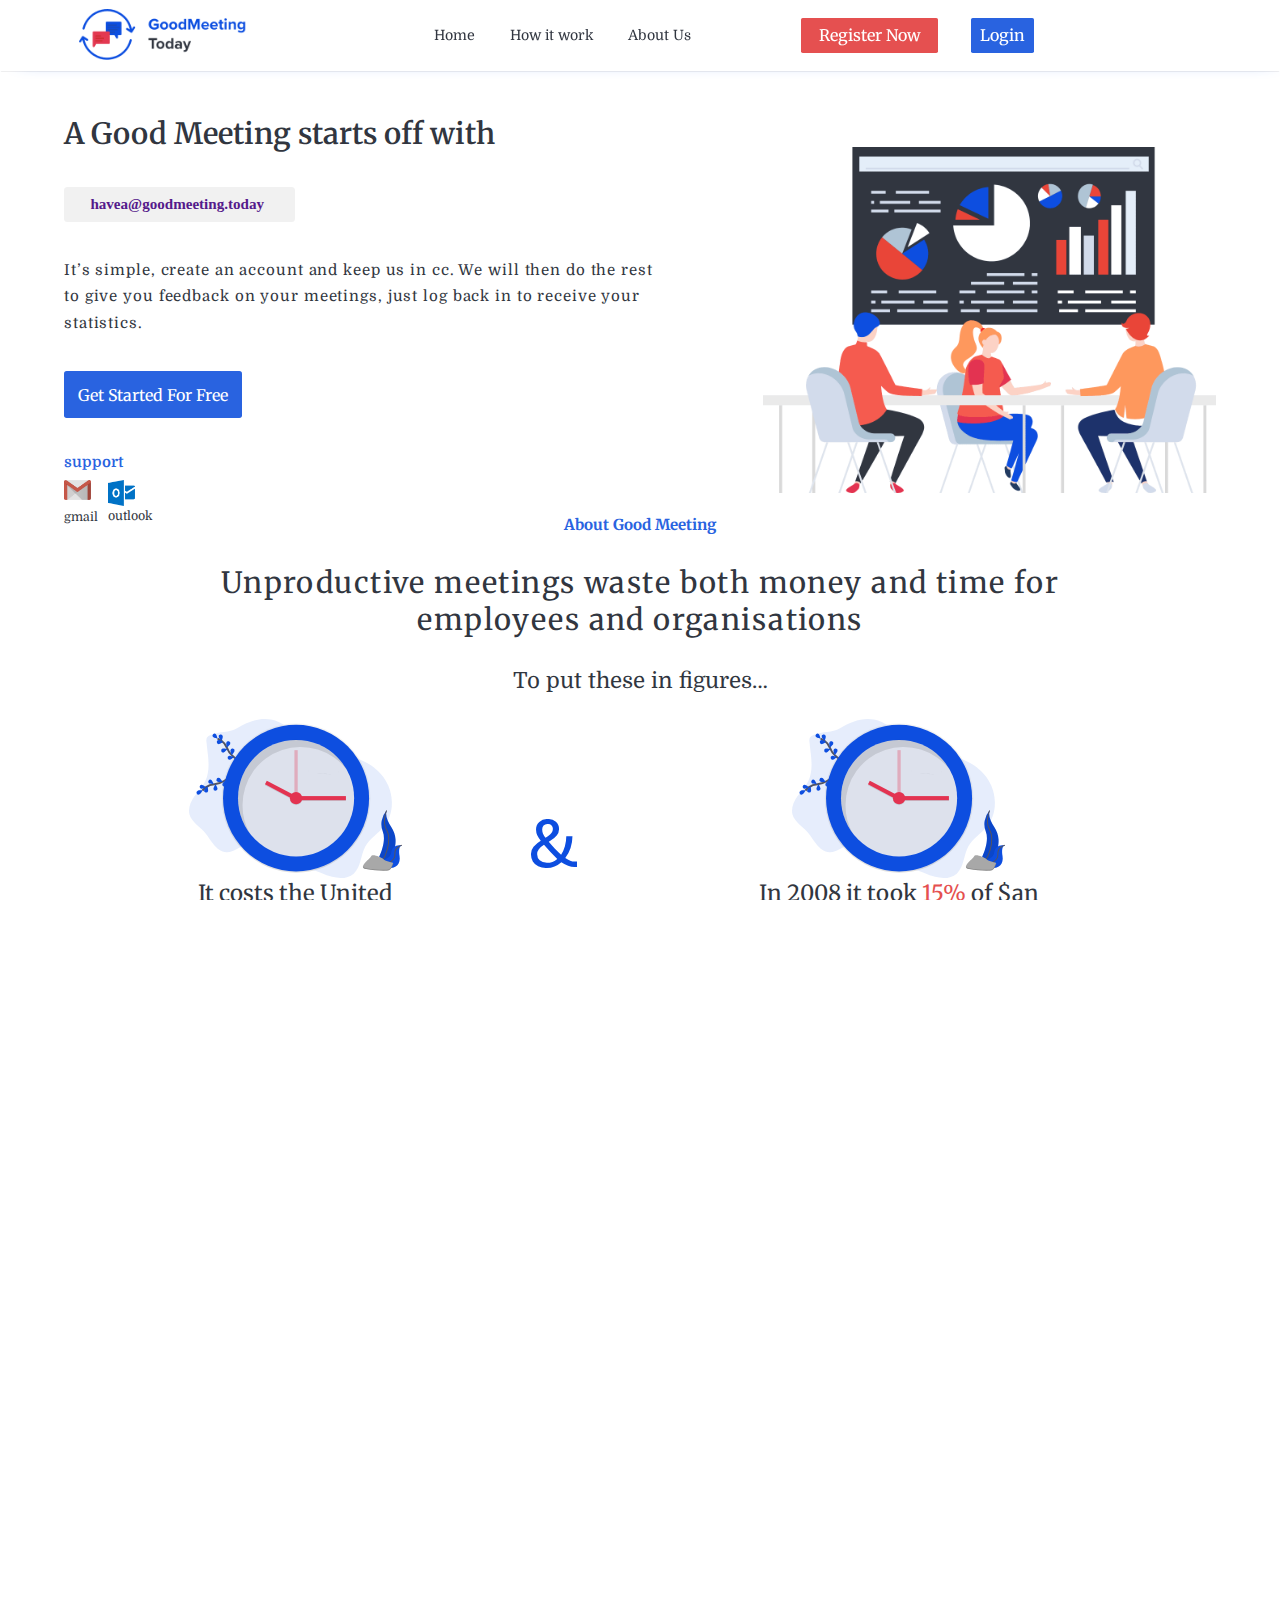
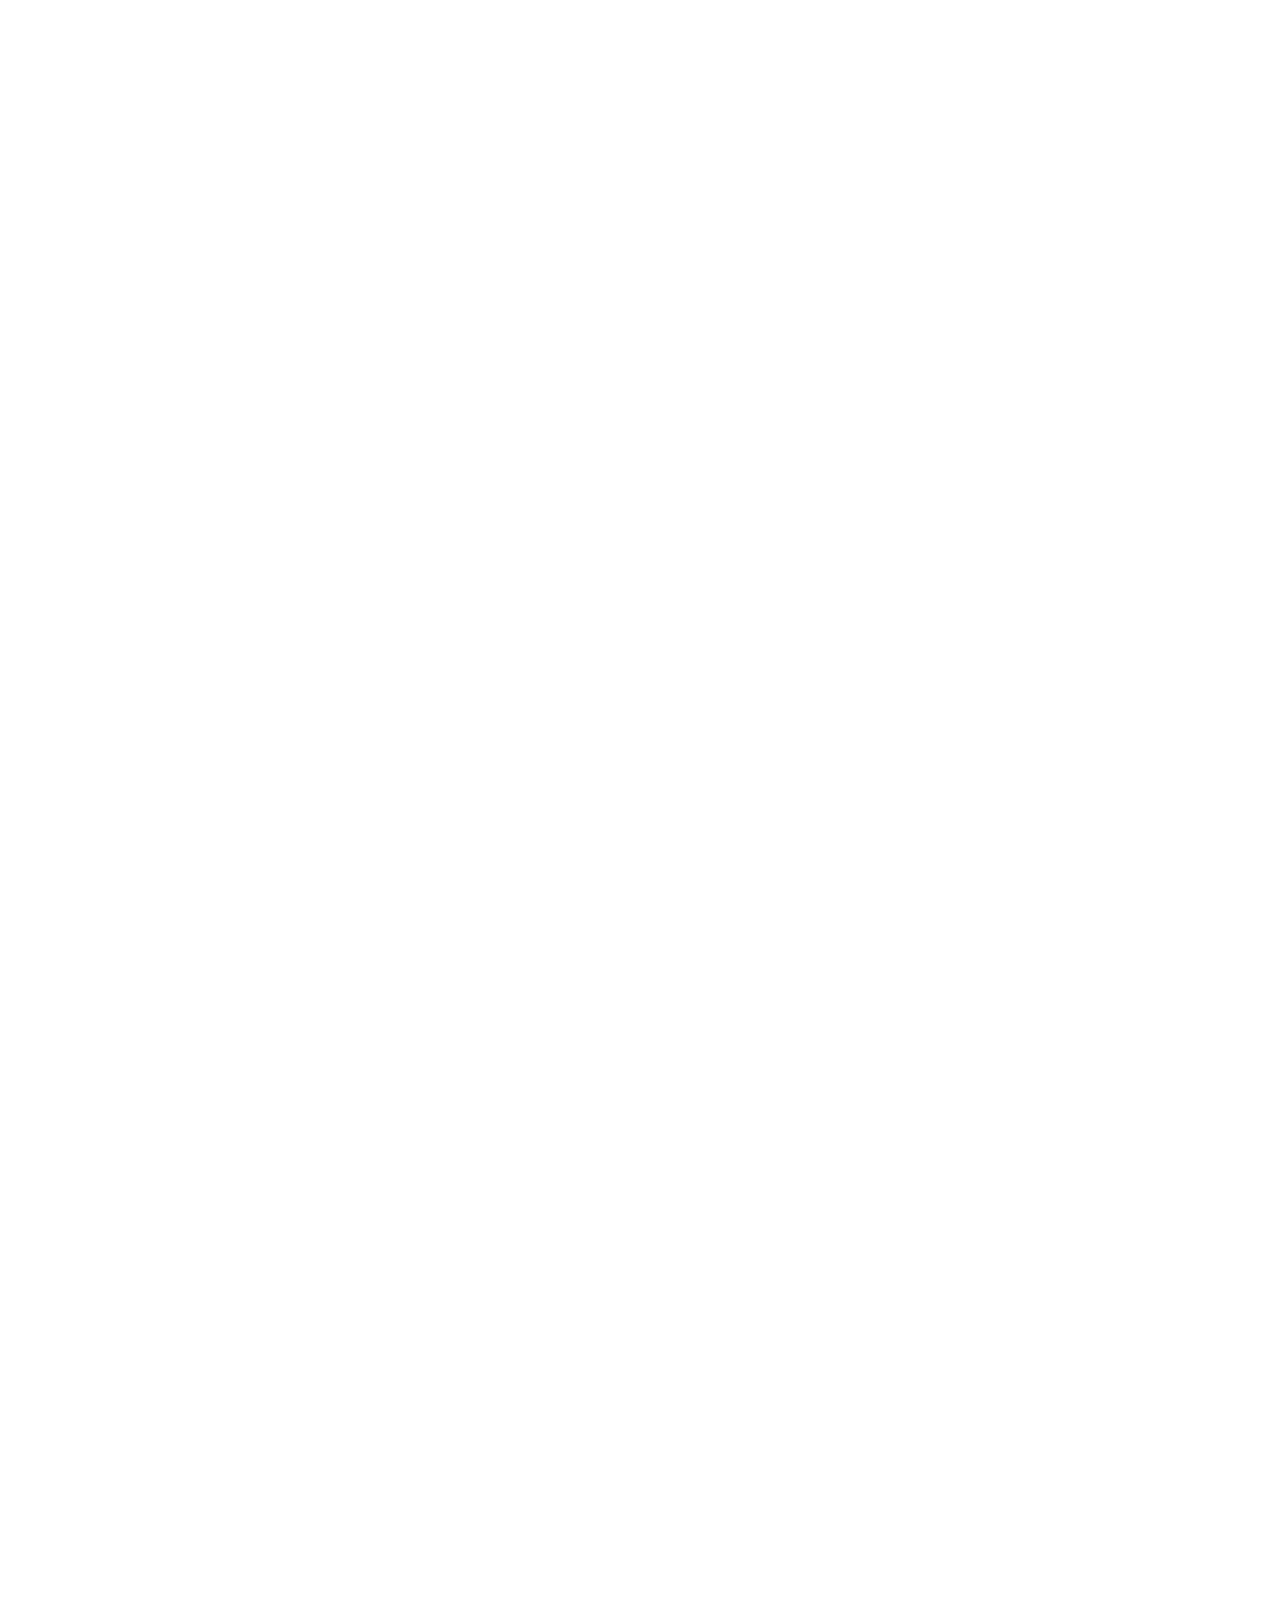
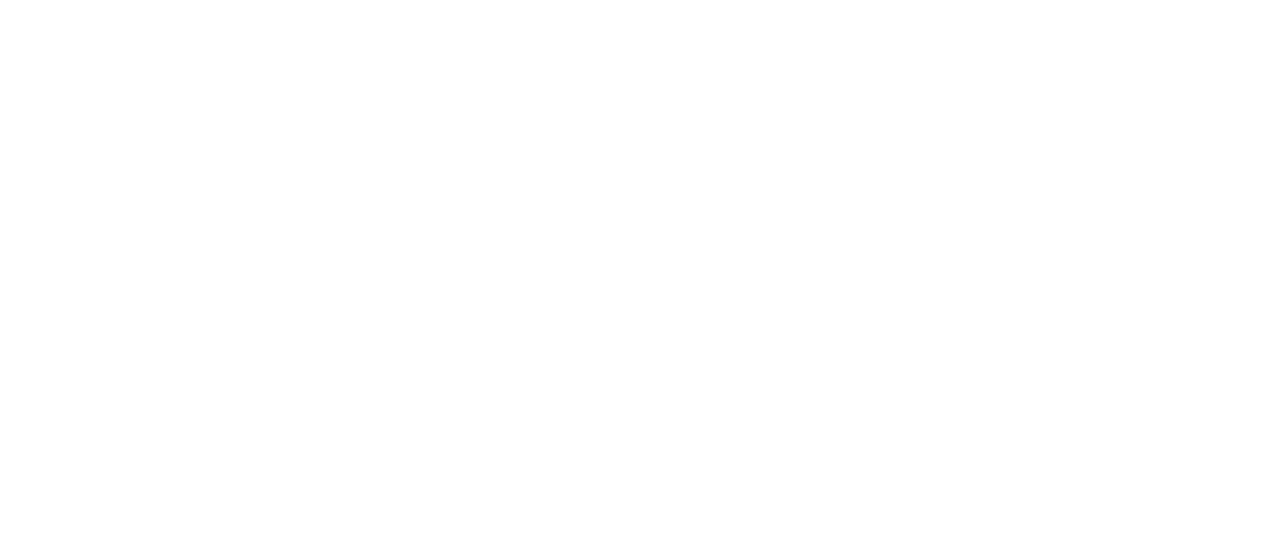
<file: index.html>
<!DOCTYPE html>
<html lang="en">

<head>
    <meta charset="UTF-8" />
    <meta http-equiv="X-UA-Compatible" content="IE=edge" />
    <meta name="viewport" content="width=device-width, initial-scale=1.0" />
    <link rel="stylesheet" href="https://cdnjs.cloudflare.com/ajax/libs/font-awesome/6.1.0/css/all.min.css"
        integrity="sha512-10/jx2EXwxxWqCLX/hHth/vu2KY3jCF70dCQB8TSgNjbCVAC/8vai53GfMDrO2Emgwccf2pJqxct9ehpzG+MTw=="
        crossorigin="anonymous" referrerpolicy="no-referrer" />
    <link rel="stylesheet" href="/assets/css/utility.css" />
    <link rel="stylesheet" href="/assets/css/indexCss/header.css" />
    <link rel="stylesheet" href="/assets/css/indexCss/heroSection.css" />
    <link rel="stylesheet" href="/assets/css/indexCss/myabout.css">
    <link rel="stylesheet" href="/assets/css/indexCss/steps.css">
    <link rel="stylesheet" href="/assets/css/indexCss/slider.css">
    <link rel="stylesheet" href="/assets/css/indexCss/testimonial.css">
    <link rel="stylesheet" href="/assets/css/indexCss/footer.css">
    <link rel="stylesheet" href="/assets/css/darkSwitch.css">
    <link rel="stylesheet" href="/assets/css/responsive/common.css">
    <link rel="stylesheet" href="/assets/css/responsive/index.css">
    <title>GoodMeetingGrid</title>
</head>

<body>
    <div class="root">
        <div class="section1 boxShadow">
            <!-- header section -->
            <div class="headerContainer flex">
                <!--side bar logo -->
                <div class="logoContainer pointer headerLogo">
                    <img src="./assets/images/logo.png" alt="logo" class="logo">
                </div>
                <div class="headerBox flex">
                    <!-- ul info -->
                    <div class="ulContainer flex font1">
                        <ul class="ul">
                            <li class="pointer"> <a href="" class="lightBlackColor">Home</a></li>
                            <li class="pointer"> <a href="" class="lightBlackColor">How it work</a></li>
                            <li class="pointer"> <a href="" class="lightBlackColor">About Us</a></li>
                        </ul>
                    </div>
                    <!-- logout login -->
                    <div class="login_logout_section flex font1">
                        <button class="button1  registerBtn fontSize1">
                            <a href="/pages/authentication/register.html">Register Now</a>
                        </button>
                        <button class="loginBtn fontSize1 pointer button1">
                            <a href="/pages/authentication/login.html">Login</a>
                        </button>
                    </div>


                    <!-- dark mode switch -->
                    <div class="darkSwitch flex pointer">
                            <span class="moonSpan"><i class="fa-regular fa-moon moon nonVisible"></i></span>
                           <span class="sunSpan"> <i class="fa-regular fa-sun sun"></i></span>
                    </div>

                    <!-- header box end -->
                </div>
                <div class="sideBar hide pointer">
                    <i class="fa-solid fa-bars"></i>
                </div>
            </div>
            <div class="sideBarDivContainer hide">
                <div class="col flex">
                    <ul class="ul sideBarUl">
                        <li class="pointer"> <a href="">Home</a></li>
                        <li class="pointer"> <a href="">How it work</a></li>
                        <li class="pointer"> <a href="">About Us</a></li>
                    </ul>
                    <div class="login_logout_section flex font1">
                        <button class="button1  registerBtn fontSize1">
                            <a href="/pages/authentication/register.html">Register Now</a>
                        </button>
                        <button class="loginBtn fontSize1 pointer button1">
                            <a href="/pages/authentication/login.html">Login</a>
                        </button>
                    </div>


                    <!-- dark mode switch -->
                    <div class="darkSwitch flex pointer">
                        <span class="moonSpan"><i class="fa-regular fa-moon moon nonVisible"></i></span>
                           <span class="sunSpan"> <i class="fa-regular fa-sun sun"></i></span>
                </div>
                </div>
            </div>
        </div>
        <!-- section 1 end -->
        <!-- section2 start -->
            <div class="section2">
                <!-- textSection -->
                <div class="textSection">
                    <div class="col1">
                        <p class="font2 lightBlackColor">A Good Meeting starts off with</p>
                    </div>
                    <div class="col2">
                        <a href="">havea@goodmeeting.today</a><span><i
                                class="fa-solid fa-copy copy pointer secondaryColor"></i></span>
                    </div>
                    <div class="col3 font1 lightBlackColor">
                        <p>It’s simple, create an account and keep us in cc. We will then do the rest to give you
                            feedback
                            on your meetings, just log back in to receive your statistics.</p>
                    </div>
                    <div class="col4">
                        <button class="button1">
                            <a href="/pages/dashboard/dashboard_home.html">Get Started For Free</a>
                        </button>
                    </div>
                    <div class="col5 font1">
                        <small class="secondaryColor">support</small>
                        <div class="images lightBlackColor">
                            <div class="gmail">
                                <img src="./assets/images/gmail.png" alt="gmail" width=" 3rem">
                                <p>gmail</p>
                            </div>
                            <div class="outlook">
                                <img src="./assets/images/outlook.png" alt="img" width=" 3rem">
                                <p>outlook</p>
                            </div>
                        </div>
                    </div>
                </div>
                <!-- mainImgSection -->
                <div class="mainImgSection">
                    <img src="./assets/images/main.png" alt="img" class="boxShadow">
                </div>
            </div>
            <!-- section 2 end -->
            <!-- section 3 -->
            <div class="section3">
                <div class="col1 flex">
                    <small class="font2 secondaryColor"> About Good Meeting</small>
                    <p class="font2 lightBlackColor">Unproductive meetings waste both money and time for
                        employees and
                        organisations</p>

                    <p class= "font1 lightBlackColor">To put these in figures…</p>
                </div>
                <div class="col2">
                    <div class="img1">
                        <img src="./assets/images/time.svg" alt="img">
                        <p class="font2 lightBlackColor">It costs the United States <span>$37
                                billion/year*</span></p>
                    </div>
                    <div class="img2 flex">
                        <img src="./assets/images/&.svg" alt="img">
                    </div>
                    <div class="img3">
                        <img src="./assets/images/time.svg" alt="img">
                        <p class="font2 lightBlackColor">In 2008 it took <span class="primaryColor">15% </span> of $an
                            organization’s
                            Collective Time*</p>
                    </div>
                </div>
                <div class="col3 font1 lightBlackColor">
                    <p>Despite the amount of resources in both time and money, executives consider <span
                            class="primaryColor">more than 67% </span> of those <span class="primaryColor">meetings to
                            be
                            failures*</span></p>
                </div>
                <div class="col4 flex">
                    <img src="./assets/images/arrow.svg" alt="arrow">
                </div>
                <div class="col5 flex">
                    <p class="font2 lightBlackColor">That’s where we come in</p>
                    <p class="font1 lightBlackColor"><span class="secondaryColor">GoodMeeting</span> are tackling the
                        relentless issue of
                        inefficient, unproductive and unnecessary meetings through a two-step process that provides
                        feedback
                        on the conferences you hold as well as allowing you to critically evaluate those you participate
                        in.
                    </p>
                    <p class="font1"><span class="primaryColor">All through a simple, and easy to use platform.</span>
                    </p>
                </div>
            </div>
            <!-- section 3 end-->
            <!-- section4 -->
            <div class="section4 font1">
                <div class="col1">
                    <p class="flex font1 lightBlackColor">How it works in <span class="primaryColor"> 4 steps..</span>
                    </p>
                </div>
                <div class="col2 flex">
                    <div class="img"><img src="./assets/images/rocket.png" alt="img"></div>
                    <h1 class="count">1</h1>
                    <div class="text flex">
                        <p class="secondaryColor">Create an account</p>
                        <p class="lightBlackColor">Sign up for free, it takes less than 2 minutes.</p>
                        <div class="button1 hoverPrimaryColor">Get Started Now</div>
                    </div>
                </div>
                <div class="col3 flex">
                    <div class="text flex">
                        <p class="secondaryColor">Start a new meeting</p>
                        <p class="lightBlackColor">Keep “havea@goodmeeting.today”in CC on meeting invites</p>
                        <button class="button1 hoverPrimaryColor">Get Started Now</button>
                    </div>
                    <h1 class="count">2</h1>
                    <div class="img"><img src="./assets/images/profile.png" alt="img"></div>
                </div>
                <div class="col4 flex">
                    <div class="img"><img src="./assets/images/profile2.png" alt="img"></div>
                    <h1 class="count">3</h1>
                    <div class="text flex">
                        <p class="secondaryColor">Gathering feedback</p>
                        <p class="lightBlackColor">Customised emails will be sent to youmeeting participants asking them
                            to
                            fill out a brief survey
                        </p>
                        <button class="button1 hoverPrimaryColor">Start Trial</button>
                    </div>
                </div>
                <div class="col5 flex">
                    <div class="text flex">
                        <p class="secondaryColor">It’s crunching time</p>
                        <p class="lightBlackColor">We analyse the data from the feedback intographs for you to view on
                            your
                            dashboard. You will also
                            receive a meeting score</p>
                        <button class="button1 hoverPrimaryColor">Get Started Now</button>
                    </div>
                    <h1 class="count">4</h1>
                    <div class="img"> <img src="./assets/images/data.png" alt="img"></div>
                </div>
            </div>
            <!-- section 4 end -->
            <!-- section 5 -->
            <div class="section5">
                <!-- silder section -->
                <div class="col1 slider">
                    <p class="font2">What your dashboard looks like</p>
                    <div class="dashboardImageContainer">
                        <div class="dashboardImagesSlider">
                            <div class="img1">
                                <img src="./assets/images/dashboardImages/img1.jpg" alt="dashboardimage"
                                    class="dashboardImg">
                            </div>
                            <div class="img2">
                                <img src="./assets/images/dashboardImages/img2.jpg" alt="dashboardimage"
                                    class="dashboardImg">
                            </div>
                            <div class="img3">
                                <img src="./assets/images/dashboardImages/img3.jpg" alt="dashboardimage"
                                    class="dashboardImg">
                            </div>

                        </div>
                    </div>
                    <div class="sliderDotContainer flex">
                        <span class="dot dashboardDot pointer" data-index="0"></span>
                        <span class="dot dashboardDot pointer" data-index="1"></span>
                        <span class="dot dashboardDot pointer" data-index="2"></span>
                    </div>
                </div>
                <!-- testimonial section -->
                <div class="col2 testimonial">
                    <p class="heading flex font2 lightBlackColor">Testimonial</p>
                    <div class="commaImg1 flex"> <img src="./assets/images/comma.png" alt="comma">
                    </div>
                    <div class="testimonialTextContainer">
                        <div class="testimonialSlider">
                            <!-- testimonial content here added dynamically-->
                            <div class="testimonialContent">
                                <div class="testimonialText font1 lightBlackColor">Good Meeting Today has improved my meeting
                                    planning, execution and preparation and in turn increased my meeting
                                    productivity notably. The platform is simple and easy to use and provides you
                                    with accountability for your meetings. I have gotten addicted to improving my
                                    meeting score!</div>
                                <div class="testimonialUser">
                                    <p class="userName font1 secondaryColor">Mimi</p>
                                    <p class="userStatus font1 secondaryColor">Junior Project Manager,London</p>
                                </div>
                            </div>
                            <div class="testimonialContent">
                                <div class="testimonialText font1 lightBlackColor">Good Meeting Today has improved my meeting
                                    planning, execution and preparation and in turn increased my meeting
                                    productivity notably. The platform is simple and easy to use and provides you
                                    with accountability for your meetings. I have gotten addicted to improving my
                                    meeting score!</div>
                                <div class="testimonialUser">
                                    <p class="userName font1 secondaryColor">Mimi</p>
                                    <p class="userStatus font1 secondaryColor">Junior Project Manager,London</p>
                                </div>
                            </div>
                            <div class="testimonialContent">
                                <div class="testimonialText font1 lightBlackColor">Good Meeting Today has improved my meeting
                                    planning, execution and preparation and in turn increased my meeting
                                    productivity notably. The platform is simple and easy to use and provides you
                                    with accountability for your meetings. I have gotten addicted to improving my
                                    meeting score!</div>
                                <div class="testimonialUser">
                                    <p class="userName font1 secondaryColor">Mimi</p>
                                    <p class="userStatus font1 secondaryColor">Junior Project Manager,London</p>
                                </div>
                            </div>
                        </div>
                    </div>
                    <div class="commaImg2 flex"><img src="./assets/images/comma.png" alt="comma"></div>
                    <div class="testimonialDots flex">
                        <span class="dot testimonialDot opacity pointer" data-index="0"></span>
                        <span class="dot testimonialDot pointer" data-index="1"></span>
                        <span class="dot testimonialDot pointer" data-index="2"></span>
                    </div>
                </div>
                <div class="col3 flex lightBlackColor">
                    <p>Let’s Get Started</p>
                    <p class="font1">Sign up with us today and take the first step in increasing meeting
                        productivity</p>
                    <div class="buttons flex">
                        <button class="button1 requestDemo">REQUEST A DEMO</button>
                        <button class="button1 getStarted hoverPrimaryColor primaryColor">GET STARTED</button>
                    </div>
                </div>
            </div>
            <!-- section 5 end -->
            <!-- section 6 -->
            <div class="section6 font1">
                <div class="col1 flex">
                    <img src="./assets/images/header/logo2.png" alt="logo" class="pointer">
                    <p>Copyright &copy; 2019. GoodMeeting.today</p>
                </div>
                <div class="col2 flex">
                    <p>Connect with us</p>
                    <p class="pointer">contact@goodmeeting.today</p>
                </div>
                <div class="col3 flex">
                    <p>Links</p>
                    <div class="footerLinks flex">
                        <span class="pointer">About</span>
                        <span class="pointer">FAQs</span>
                        <span class="pointer">Privacy Policy</span>
                        <span class="pointer">Terms</span>
                        <span class="pointer">contact Us</span>
                    </div>
                </div>
            </div>
            <!-- section 6 end -->
    </div>
    <script src="https://cdnjs.cloudflare.com/ajax/libs/jquery/3.6.0/jquery.min.js"
        integrity="sha512-894YE6QWD5I59HgZOGReFYm4dnWc1Qt5NtvYSaNcOP+u1T9qYdvdihz0PPSiiqn/+/3e7Jo4EaG7TubfWGUrMQ=="
        crossorigin="anonymous" referrerpolicy="no-referrer"></script>
    <script src="./assets/javascript/responsive.js"></script>
    <script src="./assets/javascript/allPageTheme.js"></script>
    <script src="./assets/javascript/index.js"></script>
</body>

</html>
</file>
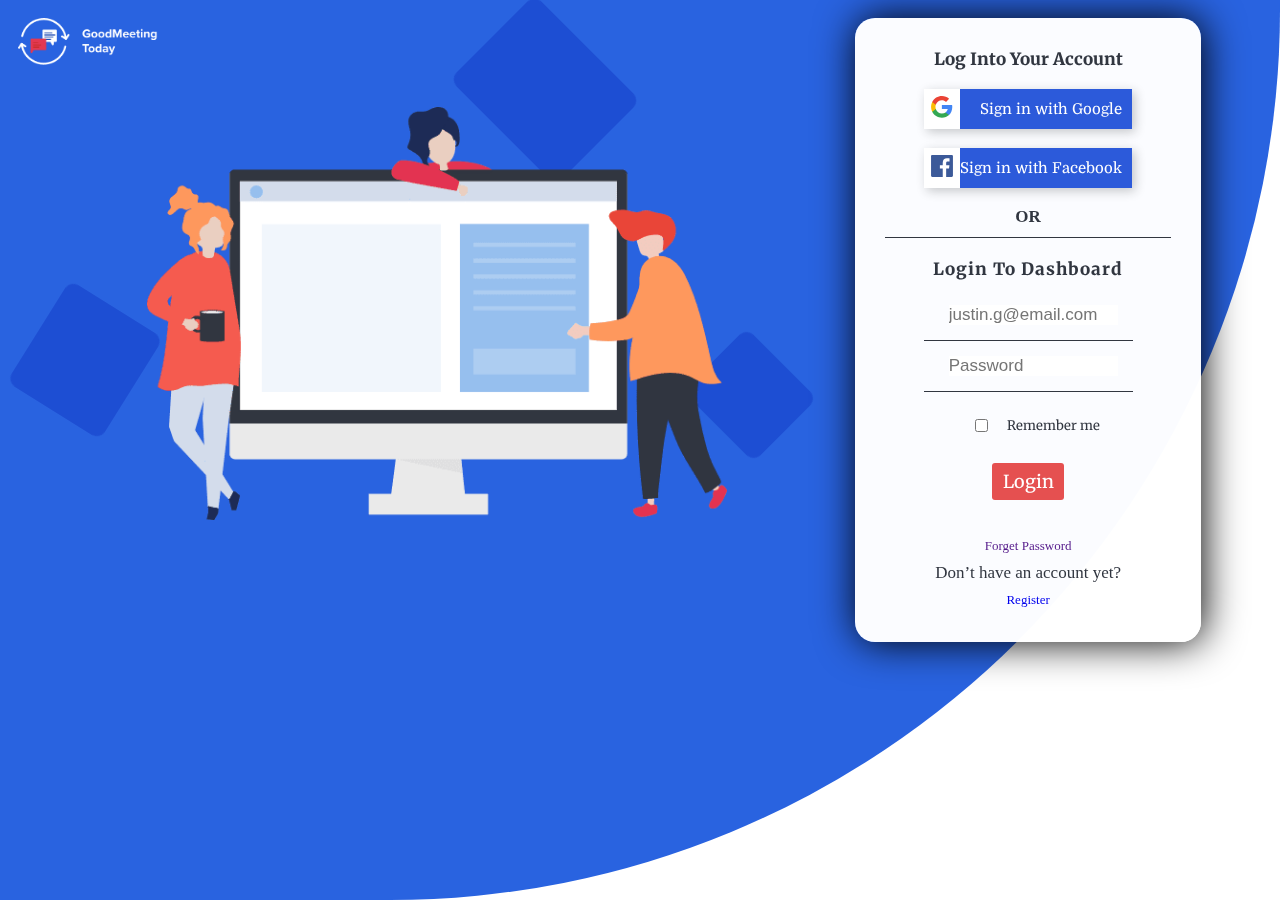
<file: pages/authentication/login.html>
<!DOCTYPE html>
<html lang="en">

<head>
    <meta charset="UTF-8">
    <meta http-equiv="X-UA-Compatible" content="IE=edge">
    <meta name="viewport" content="width=device-width, initial-scale=1.0">
    <link rel="stylesheet" href="https://cdnjs.cloudflare.com/ajax/libs/font-awesome/6.1.1/css/all.min.css"
        integrity="sha512-KfkfwYDsLkIlwQp6LFnl8zNdLGxu9YAA1QvwINks4PhcElQSvqcyVLLD9aMhXd13uQjoXtEKNosOWaZqXgel0g=="
        crossorigin="anonymous" referrerpolicy="no-referrer" />
    <link rel="stylesheet" href="/assets/css/utility.css">
    <link rel="stylesheet" href="/assets/css/authenticationCss/login_register.css">
    <link rel="stylesheet" href="/assets/css/authenticationCss/login.css">
    <link rel="stylesheet" href="/assets/css/responsive/common.css">
    <link rel="stylesheet" href="/assets/css/authenticationCss/crystal.css">
    <link rel="stylesheet" href="/assets/css/responsive/authentication.css">
    <title>Signup</title>
</head>

<body>
    <div class="cover"></div>
    <div class="container">
        <div class="crystal1">
        </div>
        <div class="crystal2">
        </div>
        <div class="crystal3">
        </div>
        <!-- col1 -->
        <div class="col1">
            <div class="logo">
                <img src="/assets/images/header/logo2.png" alt="img">
            </div>
            <div class="image login-image">
                <img src="/assets/images/authentaction/login.png" alt="img">
            </div>
        </div>
        <!-- col1 end-->

        <!-- col2 -->
        <div class="col2">
            <div class="wrapper">
                <!-- group1 -->
                <div class="group1">
                    <p class="font2 heading1">Log Into Your Account</p>
                    <div class="google">
                        <span class="google-img"><img src="/assets/images/authentaction/google-logo.svg" alt="google"
                                width="20rem"></span>
                        <p class="fontSize1 font1">Sign in with Google</p>
                    </div>
                    <div class="facebook">
                        <span class="facebook-img"><img src="/assets/images/authentaction/facebook-logo.svg"
                                alt="google" width="20rem"></span>
                        <p class="fontSize1 font1">Sign in with Facebook</p>
                    </div>
                    <h1>OR</h1>
                </div>
                <!-- group1 end -->
                <div class="group2 font2">
                    <p class="heading2 letterSpacing">Login To Dashboard</p>
                    <form action="" class="form flex">
                        <div class="email flex"><span class="emailIcon"><i
                                    class="fa-regular fa-envelope-open secondaryColor"></i>
                            </span> <input type="email" placeholder="justin.g@email.com" id="email"></div>
                        <div class="password flex">
                            <span class="key-icon"><i class="fa-solid fa-key secondaryColor"></i></span>
                            <input type="password" placeholder="Password" id="password">
                        </div>
                        <div class="checkbox">
                            <span class="checkBox flex"> <input type="checkbox" name="checkbox" id="checkbox"> Remember
                                me</span>

                        </div>
                    </form>
                    <a href="" class="login-btn"><button class="button1">Login</button></a>
                </div>
                <div class="group3">
                    <a href="" class="link">Forget Password</a>
                    <p>Don’t have an account yet?</p>
                    <a href="/pages/authentication/register.html" class="link">Register</a>
                </div>
            </div>
        </div>
        <!-- col2 end -->
    </div>
    <script src="https://cdnjs.cloudflare.com/ajax/libs/jquery/3.6.0/jquery.min.js"
        integrity="sha512-894YE6QWD5I59HgZOGReFYm4dnWc1Qt5NtvYSaNcOP+u1T9qYdvdihz0PPSiiqn/+/3e7Jo4EaG7TubfWGUrMQ=="
        crossorigin="anonymous" referrerpolicy="no-referrer"></script>
    <script src="/assets/javascript/allPageTheme.js"></script>
</body>

</html>
</file>
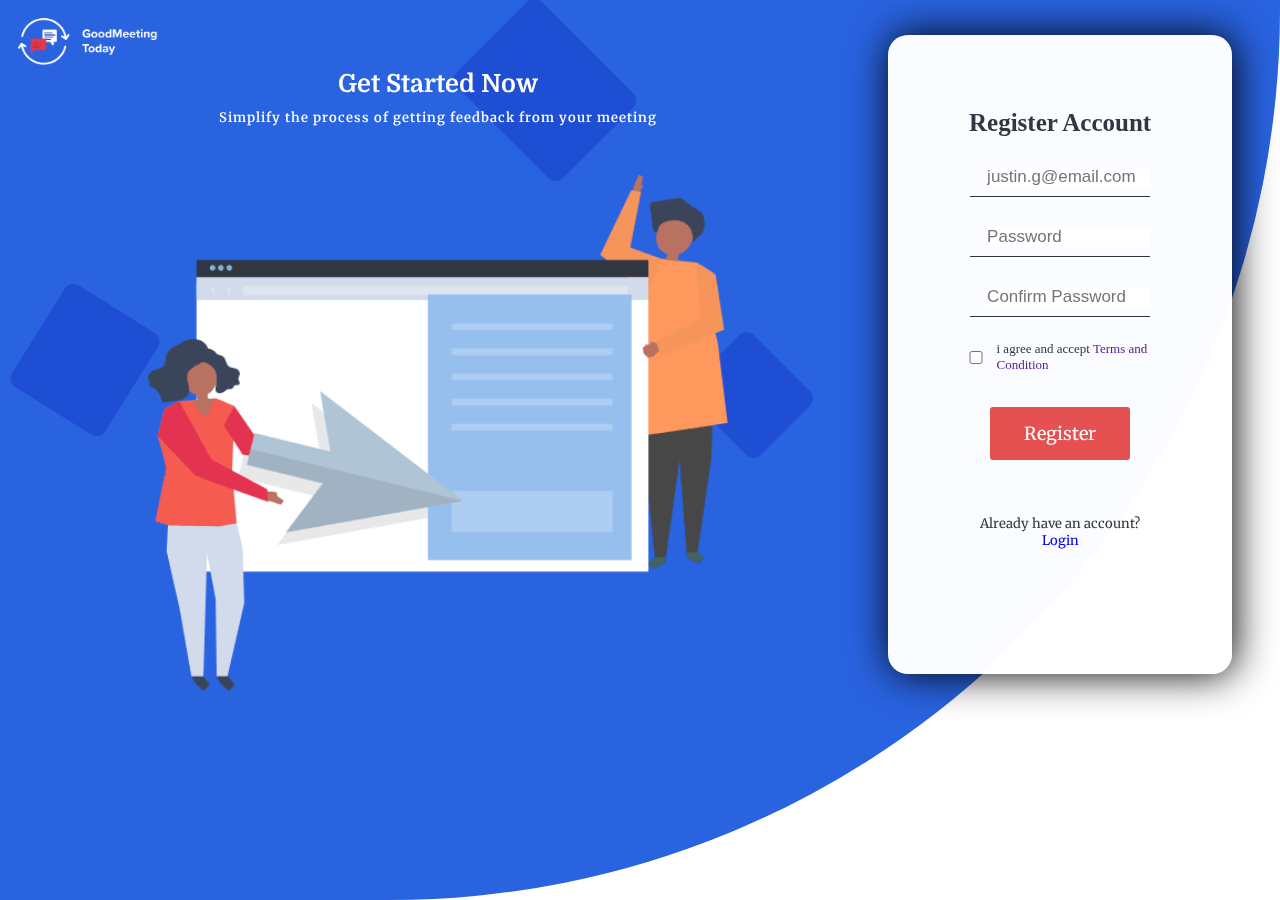
<file: pages/authentication/register.html>
<!DOCTYPE html>
<html lang="en">

<head>
    <meta charset="UTF-8">
    <meta http-equiv="X-UA-Compatible" content="IE=edge">
    <meta name="viewport" content="width=device-width, initial-scale=1.0">
    <link rel="stylesheet" href="https://cdnjs.cloudflare.com/ajax/libs/font-awesome/6.1.1/css/all.min.css"
        integrity="sha512-KfkfwYDsLkIlwQp6LFnl8zNdLGxu9YAA1QvwINks4PhcElQSvqcyVLLD9aMhXd13uQjoXtEKNosOWaZqXgel0g=="
        crossorigin="anonymous" referrerpolicy="no-referrer" />
    <link rel="stylesheet" href="/assets/css/utility.css">
    <link rel="stylesheet" href="/assets/css/authenticationCss/login_register.css">
    <link rel="stylesheet" href="/assets/css/authenticationCss/register.css">
    <link rel="stylesheet" href="/assets/css/authenticationCss/crystal.css">
    <link rel="stylesheet" href="/assets/css/responsive/common.css">
    <link rel="stylesheet" href="/assets/css/responsive/authentication.css">
    <title>Signup</title>
</head>

<body>
    <div class="cover"></div>
    <div class="container">
        <div class="crystal1">
        </div>
        <div class="crystal2">
        </div>
        <div class="crystal3">
        </div>
        <div class="col1">
            <div class="logo">
                <img src="/assets/images/header/logo2.png" alt="img" width="14rem">
            </div>
            <div class="text font1">
                <P>Get Started Now</P>
                <p class=" font2 letterSpacing">Simplify the process of getting feedback from your meeting</p>
            </div>
            <div class="image">
                <img src="/assets/images/authentaction/register.png" alt="img" width="38rem">
            </div>
        </div>
        <div class="col2 flex">
            <div class="register-content">
                <div class="group1 flex lightBlackColor">
                    <p>Register Account</p>
                    <form action="" class="form">
                        <div class="email flex"><span class="email-icon"><i
                                    class="fa-solid fa-envelope secondaryColor"></i></span><input type="email"
                                placeholder="justin.g@email.com" id="email"></div>
                        <div class="password flex"><span class="password-icon"><i
                                    class="fa-solid fa-lock secondaryColor"></i></span><input type="password" placeholder="Password"
                                id="password"></div>
                        <div class="confirmation flex"><span class="confirmation-icon"><i
                                    class="fa-solid fa-lock secondaryColor"></i></span><input type="password"
                                placeholder="Confirm Password" id="confirm-password"></div>
                        <div class="checkbox flex lightBlackColor">
                            <input type="checkbox" name="checkbox" id="checkbox">
                            <span for="checkbox">i agree and accept <a href="">Terms and Condition</a></span>
                        </div>
                    </form>
                </div>
                <a href="" class="group2"><button class="button1">Register</button></a>
                <div class="group3 flex font2 lightBlackColor">
                    <p>Already have an account?</p>
                    <a href="/pages/authentication/login.html">Login</a>
                </div>
            </div>
        </div>
    </div>
    <script src="https://cdnjs.cloudflare.com/ajax/libs/jquery/3.6.0/jquery.min.js"
        integrity="sha512-894YE6QWD5I59HgZOGReFYm4dnWc1Qt5NtvYSaNcOP+u1T9qYdvdihz0PPSiiqn/+/3e7Jo4EaG7TubfWGUrMQ=="
        crossorigin="anonymous" referrerpolicy="no-referrer"></script>
    <script src="/assets/javascript/allPageTheme.js"></script>
</body>

</html>
</file>
<file: assets/css/utility.css>
@import url('https://fonts.googleapis.com/css2?family=Merriweather&display=swap');
@import url('https://fonts.googleapis.com/css2?family=Nunito:wght@700&display=swap');
@import url('https://fonts.googleapis.com/css2?family=Domine&display=swap');

* {
    margin: 0;
    padding: 0;
    box-sizing: border-box;
}

html {
    font-size: 62.5%;
    scroll-behavior: smooth;
}
:root{
    overflow-x: hidden;
    --primary-color: rgb(229, 80, 80);
    --secondary-color: rgb(41, 99, 224);
    --light-black-color: #313640;
    --white-color: white;
    --lh-sm:3rem;
    --lh-md:3.4rem;
    --lh-xl:5rem;
    --fs-xl:3.3rem;
    --fs-md:2.5rem;
    --fs-md2:2rem;
    --fs-sm:1.7rem;
    --fs-sm2:1.3rem;
    --ls-xl:.16rem;
    --ls-md:.1rem;
}
/* changes acolor to dark theme */
body.darkTheme {
    --light-black-color: white;
    background-color: #0E1525;
    --white-color: #0E1525;
}

html,body
{
    max-width: 3840px;
    min-width: 100%;
    height: 100%;
    margin: 0px;
    padding: 0px;
    overflow-x: hidden; 
}
.root {
    width: 100%;
    min-width: 300px;
    min-height: 100vh;
    display: flex;
    justify-content: space-between;
    display: grid;
    gap: 6rem;
    grid-template-areas:
        'section1'
        'section2'
        'section3'
        'section4'
        'section5'
        'section6'
    ;
}

.primaryColor {
    color: var(--primary-color);
}

.secondaryColor {
    color: var(--secondary-color);
}

.lightBlackColor {
    color: var(--light-black-color);
}

.pointer {
    cursor: pointer;
}

.font1 {
    font-family: 'Domine', serif;
}

.font2 {
    font-family: 'Merriweather', serif;
}

.font3 {
    font-family: 'Nunito', sans-serif;
}

.button1 {
    font-family: 'Merriweather', serif;
    text-align: center;
    padding: 1.5rem 0rem;
    font-size: 1.8rem;
    border-radius: 0.3rem;
    background-color: var(--primary-color);
    cursor: pointer;
    border: none;
}

ul {
    font-weight: 400;
    font-size: 1.6rem;
    display: flex;
    width: 100%;
    justify-content: space-between;
    list-style: none;
}

a {
    text-decoration: none;
}

.letterSpacing {
    letter-spacing: .1rem;
}

.flex {
    display: flex;
    align-items: center;
    justify-content: center;
}

.hoverPrimaryColor:hover {
    transition: .7s;
    background-color: var(--primary-color) !important;
    color: white !important;
}

/* hide headerbox on width change */
.hide {
    display: none !important;
}

/* handle visibility of moon and sun */
.visible {
    opacity: 1 !important;
    transition: 1s;
}

.nonVisible {
    opacity: 0 !important;
}

/* dots opacity dashboard and testimonial*/
.opacity {
    opacity: 1 !important;
    transition: 1s;
    transform: scale(1.2, 1.2);
}
</file>
<file: assets/css/indexCss/header.css>
.section1 {
    position: fixed;
    width: 100%;
    grid-area: section1;
    min-width: 3rem;
    z-index: 99;
    background-color: var(--white-color);
    box-shadow: .7rem 0.2rem 2rem -1.7rem var(--secondary-color);
}
.headerContainer {
    padding: 1rem;
    justify-content: space-around;
    box-shadow: 0rem 0.1rem 0.1rem -0.1rem #313640;
}

.headerContainer .headerBox {
    justify-content: space-around;
    flex-grow: .5;
    position: relative;
    z-index: 1;
}

.headerContainer .sideBarLogo {
    width: 26rem;
}
.headerContainer .logoContainer{
    width: 20rem;
}
.headerContainer .sideBarLogo img,
.headerContainer .logoContainer img {
    width: 100%;
}

.headerContainer .ulContainer {
    width: 29rem;
}

.headerContainer li,
.sideBarDivContainer li {
    position: relative;
}

.headerContainer ul li:nth-child(1)::after,
.headerContainer ul li:nth-child(2)::after,
.headerContainer ul li:nth-child(3)::after,
.sideBarDivContainer ul li:nth-child(1)::after,
.sideBarDivContainer ul li:nth-child(2)::after,
.sideBarDivContainer ul li:nth-child(3)::after {
    content: '';
    width: 0;
    height: 0.2rem;
    position: absolute;
    background-color: var(--primary-color);
    top: 6rem;
    transition: all .7s;
    left: 0rem;
    top: 3rem;
}

.headerContainer ul li:nth-child(2):hover::after,
.sideBarDivContainer ul li:nth-child(2):hover::after {
    width: 9.5rem;
}

.headerContainer ul li:nth-child(3):hover::after,
.sideBarDivContainer ul li:nth-child(3):hover::after {
    width: 7.5rem;
}

.headerContainer ul li:nth-child(1):hover::after,
.sideBarDivContainer ul li:nth-child(1):hover::after {
    width: 4.5rem;
}

.sideBarDivContainer ul li:nth-child(1):hover::after,
.sideBarDivContainer ul li:nth-child(3):hover::after {
    height: .3rem;
}

.login_logout_section {
    width: 30rem;
    justify-content: space-around;
}

.registerBtn,
.loginBtn {
    font-weight: 400;
    background-color: var(--primary-color);
    border-radius: .2rem;
    padding: .8rem 2rem;
}

.loginBtn {
    background-color: var(--secondary-color);
    padding: .8rem 1rem;
}

.sideBarDivContainer ul li a
 {
    color: var(--light-black-color);
}
.registerBtn a,
.loginBtn a{
    color: white;
}
.sideBar {
    color: var(--secondary-color);
    font-size: 3rem;
}

.sideBarDivContainer {
    position: absolute;
    right: 0;
    height: 100vh;
    top: 0;
    width: 24rem;
    background-color: var(--white-color);
    display: flex;
    justify-content: space-around;
    align-items: center;
    overflow: hidden;
    z-index: -1;
}

.sideBarDivContainer .col {
    height: 80%;
    flex-direction: column;
    justify-content: space-around;
    align-items: center;
}

.sideBarDivContainer .sideBarUl {
    flex-direction: column;
    height: 28%;
    font-size: 1.8rem;
    align-items: center;
}

.sideBarDivContainer .col .login_logout_section {
    width: 18rem;
    height: 15rem;
    flex-direction: column;
}

.sideBarDivContainer .col .login_logout_section .registerBtn {
    background-color: var(--secondary-color);
}

.barMarginShow {
    margin-right: 24rem;
    animation: barMarginAnim1 .5s;
}

.barMarginHide {
    margin-right: 0rem;
    animation: barMarginAnim2 .5s;
}

.sideBarDivContainerShow {
    animation: sideBarDivContainerAnim1 .5s;
}

.sideBarDivContainerHide {
    animation: sideBarDivContainerAnim2 .5s;
}

@keyframes barMarginAnim1 {
    from {
        margin-right: 0rem;
    }

    to {
        margin-right: 24rem;
    }
}

@keyframes barMarginAnim2 {
    from {
        margin-right: 24rem;
    }

    to {
        margin-right: 0rem;
    }
}

@keyframes sideBarDivContainerAnim1 {
    from {
        width: 0rem;
    }

    to {
        width: 24rem;
    }
}

@keyframes sideBarDivContainerAnim2 {
    from {
        width: 20rem;
    }

    to {
        width: 0rem;
    }
}
</file>
<file: assets/css/indexCss/heroSection.css>
.section2 {
    position: relative;
    max-width: 90%;
    margin: auto;
    top: 10rem;
    padding: 3rem 0rem;
    display: grid;
    gap: 3rem;
    grid-template-areas:
        'textSection mainImgSection'
    ;
}

.section2 .textSection {
    grid-area: textSection;
    display: flex;
    justify-content: space-between;
    flex-direction: column;
    min-height: 46rem;
    min-width: 300px;
    max-width: 100%;
    margin: auto;
}

.section2 .textSection .col1 {
    font-size: var(--fs-xl);
    font-weight: 600;
}

.section2 .textSection .col2 {
    font-size: var(--fs-sm);
    max-width: 26rem;
    text-align: center;
    padding: 1rem;
    border-radius: 0.4rem;
    background-color: rgb(241, 241, 241);
}

.section2 .textSection .col2 a {
    font-weight: 700;
}

.section2 .textSection .col3 {
    font-size: var(--fs-sm);
    line-height: var(--lh-sm);
    width: 90%;
    letter-spacing: var(--ls-md);
}

.copy {
    margin-left: .5rem;
}

.copy:hover {
    transform: scale(1.1);
}

.section2 .col4 .button1 {
    width: 20rem;
    background-color: var(--secondary-color);
}
.section2 .col4 .button1 a{
    color: white;
}
.section2 .textSection .col5 {
    width: 8rem;
    height: 8rem;
    flex-direction: column;
    display: flex;
    justify-content: space-between;
}

.section2 .textSection .col5 small {
    font-size:  var(--fs-sm);
    font-weight: 600;
}

.section2 .textSection .col5 .images {
    display: flex;
    justify-content: space-between;
    font-size: 1.3rem;
}

.section2 .textSection .col5 .gmail,
.section2 .textSection .col5 .outlook {
    width: 3rem;
}

.section2 .textSection .col5 .gmail img,
.section2 .textSection .col5 .outlook img {
    width: 100%;
}

.section2 .textSection .col5 .gmail p,
.section2 .textSection .col5 .outlook p {
    margin-top: 0.8rem;
    font-size: 1.4rem;
}

.section2 .textSection .col5 .outlook p {
    margin-top: 0rem;
}

.section2 .mainImgSection {
    grid-area: mainImgSection;
    max-width: 51rem;
    min-width: 23rem;
    margin: auto;
    display: flex;
    align-items: center;
    justify-content: center;
}

.section2 .mainImgSection img {
    width: 100%;
}
</file>
<file: assets/css/indexCss/myabout.css>
.section3{
    display: grid;
    width: 90%;
    margin: auto;
    gap: 3rem;
    grid-template-areas:
    'col1'
    'col2'
    'col3'
    'col4'
    'col5'
    ;
}
.section3 .col1{
    grid-area: col1;
    flex-direction: column;
    justify-content: space-between;
    min-height: 20rem;
    max-width: 80%;
    margin: auto;
    text-align: center;
}
.section3 .col1 small{
    font-size: var(--fs-sm);
    font-weight: 700;
}
.section3 .col1 p:nth-child(2){
    font-size: var(--fs-xl);
    letter-spacing: var(--ls-xl);
}
.section3 .col1 p:last-child{
    font-size: var(--fs-md);
}
.section3 .col2{
    grid-area: col2;
    display: grid;
    grid-template-areas:
    'img1 img2 img3'
    ;
}
.section3 .col2 .img1{
    grid-area: img1;
    justify-content: center;
    align-items: center;
    display: flex;
    flex-direction: column;
}
.section3 .col2 .img1 img,
.section3 .col2 .img3 img
{
    width: 24rem;
}
.section3 .col2 .img1 p,
.section3 .col2 .img3 p
{
    font-size: var(--fs-md);
    line-height: var(--lh-md);
    width: 50%;
    text-align: center;
}
.section3 .col2 .img2{
    grid-area: img2;
}
.section3 .col2 .img3{
    grid-area: img3;
    justify-content: center;
    align-items: center;
    display: flex;
    flex-direction: column;
}
.section3 .col3{
    grid-area: col3;
    max-width: 80%;
    margin: auto;
    font-size: var(--fs-md2);
    text-align: center;
    line-height: 3rem;
    letter-spacing: var(--ls-md);
}
.section3 .col4{
    grid-area: col4;
}
.section3 .col5{
    grid-area: col5;
    max-width: 90%;
    margin: auto;
    flex-direction: column;
    min-height: 25rem;
    justify-content: space-between;
}
.section3 .col5 p:nth-child(1){
    font-size: var(--fs-xl);
    letter-spacing: var(--ls-md);
}
.section3 .col5 p:nth-child(2){
    text-align: center;
    font-size: var(--fs-md2);
    line-height: var(--lh-md);
    letter-spacing: var(--ls-md);
}
.section3 .col5 p:nth-child(3){
    font-size: var(--fs-sm);
    letter-spacing: var(--ls-md);
    font-weight: 800;
    text-align: center;
}
</file>
<file: assets/css/indexCss/steps.css>
.section4 {
    grid-area: section4;
    width: 80%;
    gap: 5rem;
    padding-top: 1rem;
    margin: auto;
    display: grid;
    grid-template-areas:
        'col1'
        'col2'
        'col3'
        'col4'
        'col5'
    ;
}

.section4 .col1 {
    font-size: var(--fs-xl);
}

.section4 .img {
    width: 18rem;
    position: relative;
}

.section4 .text {
    position: relative;
}

.section4 .img img {
    width: 100%;
    position: relative;
}

.section4 .col2,
.section4 .col4 {
    justify-content: flex-start;
}

.section4 .col3,
.section4 .col5 {
    justify-content: flex-end;
}

.section4 .text {
    min-height: 15rem;
    display: flex;
    justify-content: space-between;
    flex-direction: column;
}

.section4 .col2 .text,
.section4 .col4 .text {
    align-items: flex-start;
}

.section4 .col3 .text,
.section4 .col5 .text {
    align-items: flex-end;
}

.section4 .col4 .text {
    min-height: 21rem;
}

.section4 .col5 .text {
    min-height: 24rem;
}

.section4 .text p:first-child {
    font-weight: 600;
    font-size: var(--fs-md2);
    letter-spacing: var(--ls-md);
}

.section4 .text p:nth-child(2) {
    width: 63%;
    font-size: var(--fs-sm);
    line-height: 2.7rem;
}

.section4 .col4 .text p:nth-child(2),
.section4 .col5 .text p:nth-child(2) {
    width: 39%;
    font-size: 1.7rem;
}

.section4 .count {
    position: relative;
    margin-left: 2rem;
    margin-right: 2rem;
    background: var(--light-black-color);
    padding: 1rem 1.5rem;
    color: var(--white-color);
    border-radius: 50%;
    z-index: 2;
}

.section4 .col2 .button1,
.section4 .col3 .button1,
.section4 .col5 .button1 {
    width: 20rem;
    background-color: inherit;
}

.section4 .col4 .button1 {
    width: 13rem;
    background-color: inherit;
}

.section4 .button1 {
    border: .2rem solid var(--primary-color);
    color: var(--primary-color);
}

/* steps lines */
.section4 .col2,
.section4 .col3,
.section4 .col4,
.section4 .col5 {
    position: relative;

}
.section4 .col2::after,
.section4 .col2 .count::after,
.section4 .col2 .img::after,
.section4 .col3 .img::before,
.section4 .col3 .img::after,
.section4 .col3 .count::after,
.section4 .col3 .count::before,
.section4 .col3::after,
.section4 .col4 .img::after,
.section4 .col4 .img::before,
.section4 .col4 .count::after,
.section4 .col4 .count::before,
.section4 .col4::after,
.section4 .col5 .img::before,
.section4 .col5 .count::before {

    position: absolute;
    content: '';
    border: 1px solid var(--light-black-color);
    border-style: dashed;
}

.section4 .col2 .img::after,
.section4 .col4 .img::after,
.section4 .col4 .img::before,
.section4 .col3 .img::before,
.section4 .col3 .img::after,
.section4 .col5 .img::before{
    border: none;
    background-color: var(--white-color) !important;
}
.section4 .col2::after,
.section4 .col3::after,
.section4 .col4::after{
    width: 100%;
    bottom: -3rem;
    z-index: 0;
}

.section4 .col2 .count::after,
.section4 .col4 .count::after,
.section4 .col4 .count::before,
.section4 .col5 .count::before {
    width: 11rem;
    transform: rotate(90deg);
    top: 10.4rem;
    left: -3.7rem;
}

.section4 .col2 .img::after,
.section4 .col4 .img::after,
.section4 .col4 .img::before {
    width: 40rem;
    height: 5.2rem;
    top: 22.6rem;
    left: -18.2rem;
    z-index: 1;
}
.section4 .col3 .img::before,
.section4 .col3 .img::after,
.section4 .col5 .img::before
{    
    width: 40rem;
    height: 5.2rem;
    top: -5.4rem;
    left: -4rem;
    z-index: 1;
}
.section4 .col3 .img::after{    
    top: 16.4rem;
}
.section4 .col3 .count::before,
.section4 .col3 .count::after{
    width: 8rem;
    transform: rotate(90deg);
    top: -4.1rem;
    left: -1.9rem;

}
.section4 .col3 .count::after{
    top: 9rem;
}
.section4 .col4 .img::before{
    top: -7.4rem;
}
.section4 .col4 .img::after{
    top: 20.6rem;
}
.section4 .col4 .count::before{   
    top: -5rem;
}
.section4 .col4::after{
    top: 24.3rem;
    z-index: 0;
}
.section4 .col5 .count::before{ 
    width: 11.6rem;  
    top: -6rem;
}
.section4 .col5 .img::before
{    
    top: -10.3rem;
    left: -3.8rem;
}
</file>
<file: assets/css/indexCss/slider.css>
.section5 {
    grid-area: section5;
    display: grid;
    gap: 7rem;
    grid-template-areas:
        'slider'
        'testimonials'
        'col3'
    ;
}

.section5 .slider {
    background-color: #313640;
    display: flex;
    flex-direction: column;
    align-items: center;
    min-height: 6rem;
    justify-content: space-between;
    padding: 3rem 0rem;
}

.section5 .slider p {
    font-size: var(--fs-xl);
    padding-bottom: 2rem;
}

.section5 .slider .dashboardImageContainer {
    width: 80.5rem;
    display: flex;
    overflow: hidden;
    margin: auto;
}

.section5 .slider .dashboardImagesSlider {
    display: flex;
    position: relative;
    transition: all 1s;
}

.section5 .slider .dashboardImagesSlider .img1,
.section5 .slider .dashboardImagesSlider .img2,
.section5 .slider .dashboardImagesSlider .img3 {
    width: 80rem;
    margin-right: .5rem;
}

.section5 .slider .dashboardImagesSlider .img1 img,
.section5 .slider .dashboardImagesSlider .img2 img,
.section5 .slider .dashboardImagesSlider .img3 img {
    width: 100%;
    border-radius: 2rem;
}

.section5 .sliderDotContainer {
    padding-top: 2rem;
    margin: auto;
    width: 7rem;
    justify-content: space-around;
}

.dot {
    height: 1rem;
    width: 1rem;
    background-color: white;
    border-radius: 50%;
    display: inline-block;
    opacity: .5;
    transition: all .7s;
}
</file>
<file: assets/css/indexCss/testimonial.css>
.testimonial {
    width: 65%;
    margin: auto;
    flex-direction: column;
}

.testimonial .heading {
    font-size: var(--fs-xl);
}
.testimonial .commaImg1 {
    justify-content: flex-start;
}

.testimonial .commaImg2 {
    justify-content: flex-end;
}

.testimonial .commaImg1 img,
.testimonial .commaImg2 img {
    width: 4.5rem;
}

.testimonial .commaImg1 img {
    transform: rotate(180deg);
}

.testimonial .testimonialTextContainer {
    display: flex;
    width: 85rem;
    margin: auto;
    overflow: hidden;
}

.testimonial .testimonialTextContainer .testimonialSlider {
    display: flex;
    position: relative;
    left: 0;
    transition: all 1s;
}

.testimonial .testimonialTextContainer .testimonialSlider .testimonialContent {
    line-height: var(--lh-sm);
    width: 85rem;
}
.testimonial .testimonialText {
    font-size: var(--fs-sm);
    text-align: center;
    letter-spacing: var(--ls-xl);
}

.testimonialContent .testimonialUser {
    padding-top: 1rem;
}

.testimonial .testimonialContent .testimonialUser p {
    font-size: var(--fs-sm);
}

.testimonial .testimonialDots {
    padding-top: 2rem;
    margin: auto;
    width: 7rem;
    justify-content: space-around;
}

.testimonial .testimonialDots .dot {
    background-color: var(--primary-color);
}

.section5 .col1 p {
    color: white;
}

.section5 .col3 {
    width: 90%;
    margin: auto;
    flex-direction: column;
    min-height: 20rem;
    justify-content: space-around;
}

.section5 .col3 p:nth-child(1) {
    font-size: var(--fs-md2);
}

.section5 .col3 p:nth-child(2) {
    font-size:var(--fs-md);
    letter-spacing: var(--ls-md);
    text-align: center;
}

.section5 .col3 .buttons {
    width: 43rem;
    justify-content: space-between;
}

.section5 .col3 .buttons .button1 {
    width: 20rem;
}

.section5 .col3 .buttons .requestDemo {
    border: .2rem solid var(--secondary-color);
    background-color: var(--secondary-color);
    color: white;
}

.section5 .col3 .buttons .getStarted {
    border: .2rem solid var(--primary-color);
    background-color: inherit;
}

.section5 .col3 .buttons .requestDemo:hover {
    transition: .7s;
    background-color: inherit;
    color: var(--secondary-color);
}
</file>
<file: assets/css/indexCss/footer.css>
.section6{
    grid-area: section6;
    display: grid;
    grid-template-areas: 
    'col1 col2 col3'
    ;
    gap: 2rem;
    background-color: #313640;
    padding: 1rem 2rem;
    color: white;
    min-height: 14rem;
    width: 100vw;
    position: relative;
    bottom: 0;
}
.section6 .col1{
    grid-area: col1;
}
.section6 .col2{
    grid-area: col2;
}
.section6 .col3{
    grid-area: col3;
}
.section6 .col1,
.section6 .col2,
.section6 .col3{
    flex-direction: column;
    align-items: center;
}

.section6 .col1 img{
    width: 17rem;
}
.section6 .col1 p,
.section6 .col2 p:nth-child(2),
.section6 .col3 .footerLinks span
{
    font-size: var(--fs-sm2);
    letter-spacing: var(--ls-md);
}
.section6 .col2 p:nth-child(1),
.section6 .col3 p:nth-child(1)
{
    font-size: 2.3rem;
}
.section6 .col1 p,
.section6 .col2 p:nth-child(2),
.section6 .col3 .footerLinks{
    margin-top: 2rem;
}
.section6 .col3 .footerLinks{
    width: 80%;
    line-height: 1.8rem;
    justify-content: space-between;
}
</file>
<file: assets/css/darkSwitch.css>
.darkSwitch {
    height: 3.5rem;
    display: flex;
    flex-direction: column;
    justify-content: flex-start;
    flex-direction: column;
    align-items: center;
    font-size: var(--fs-md2);
}
.moon, .sun{
    border-radius: 50%;
    position: relative;
    cursor: pointer;
}
/* adding border to moon-sun in sidebar */
.sideBarDivContainer .moon, .sun{
    border: .1rem solid white;
    padding: .5rem;
}
.sideBarDivContainer .sun{
    border: .2rem solid #ffc23d;
}
.moon {
    color: white;
    text-shadow: .1rem .2rem .3rem white;
}
.sun {
    margin-top: -2rem;
    color: #ffc23d;
    text-shadow: .1rem .2rem .3rem #ffc23d;
    transform: translateY(-25px);
}
/* removing margin top in dashboard */
.dashboardSun{
    margin-top: 0rem;
}
.moonBlock {
    opacity: 1 !important;
    transform: translateY(0px);
    animation: showMoonAnim;
    animation-duration: .2s;
}

.sunBlock {
    transform: translateY(-25px);
    animation: showSunAnim;
    animation-duration: .2s;
}

@keyframes showSunAnim {
    from {
        transform: translateY(-20px);
    }

    to {
        transform: translateY(-25px);
    }
}

@keyframes showMoonAnim {
    from {
        transform: translateY(-2px);
    }

    to {
        transform: translateY(0px);
    }
}

.nonVisible {
    opacity: 0;
    z-index: -2;
}
</file>
<file: assets/css/responsive/common.css>
@media screen and (max-width: 3840px) {
    html {
        font-size: 169.5%;
    }
}

@media screen and (max-width: 3200px) {
    html {
        font-size: 121.5%;
    }

    .section4 .col5 .img::before {
        top: -8rem;
    }
}

@media screen and (max-width: 3000px) {
    html {
        font-size: 115.5%;
    }
}

@media screen and (max-width: 2880px) {
    html {
        font-size: 110.5%;
    }

}

@media screen and (max-width: 2560px) {
    html {
        font-size: 101.5%;
    }
}

@media screen and (max-width: 1920px) {
    html {
        font-size: 70.5%;
    }

}

@media screen and (max-width: 1600px) {
    html {
        font-size: 71.5%;
    }
}

@media screen and (max-width: 1368px) {
    html {
        font-size: 62.5%;
    }
}

@media screen and (max-width: 1280px) {
    html {
        font-size: 55.5%;
    }
}

@media screen and (max-width: 1150px) {
    html {
        font-size: 51.5%;
    }

}

@media screen and (max-width: 1046px) {
    html {
        font-size: 47.5%;
    }
}

@media screen and (max-width: 916px) {
    html {
        font-size: 40.5%;
    }

}

@media screen and (max-width: 831px) {
    html {
        font-size: 36.5%;
    }

}

@media screen and (max-width: 765px) {
    html {
        font-size: 30.5%;
    }
}

@media screen and (max-width: 665px) {
    html {
        font-size: 27.5%;
    }
}

@media screen and (max-width: 550px) {
    html {
        font-size: 25.5%;
    }
}

@media screen and (max-width: 500px) {
    html {
        font-size: 36.5%;
    }
    :root{
        --fs-sm2:1rem
    }
}
</file>
<file: assets/css/responsive/index.css>
@media screen and (max-width: 3842px) {
    .headerContainer .logoContainer {
        width: 21rem;
    }
}

@media screen and (max-width: 2560px) {
    .headerContainer .logoContainer {
        width: 26rem;
    }
}

@media screen and (max-width: 1368px) {
    .headerContainer .logoContainer {
        width: 19rem;
    }
}

@media screen and (max-width: 1046px) {
    .headerContainer .logoContainer {
        width: 23rem;
    }
}

@media screen and (max-width: 831px) {

    /* footer links*/
    .section6 .col3 .footerLinks {
        flex-direction: column;
        align-items: center;
    }

}

@media screen and (max-width: 765px) {
    .headerContainer .logoContainer {
        width: 30rem;
    }
}

@media screen and (max-width: 665px) {
    .headerContainer .logoContainer {
        width: 33rem;
    }

    .section2 {
        top: 15rem;
    }
}

@media screen and (max-width: 550px) {
    .headerContainer .logoContainer {
        width: 37rem;
    }
}

@media screen and (max-width: 500px) {
    .headerContainer .logoContainer {
        width: 28rem;
    }

    .root {
        gap: 11rem
    }

    .section2 {
        grid-template-areas:
            'textSection'
            'mainImgSection'
        ;
    }

    .section2 .textSection {
        align-items: center;
    }

    .section2 .textSection .col3 {
        text-align: center;
    }

    .section2 .textSection .col5 {
        width: 15rem;
        height: 12rem;
    }

    .section2 .textSection .col5 small {
        text-align: center;
    }

    .section2 .textSection .col5 .gmail,
    .section2 .textSection .col5 .outlook {
        width: 5rem;
    }

    .section3 {
        width: 100%;
        gap: 4rem;
    }

    .section3 .col1 {
        width: 95%;
        min-height: 24rem;
    }

    .section3 .col2 {
        grid-template-areas: 'img1'
            'img2'
            'img3';
        gap: 3rem;
    }

    .section3 .col2 .img2 img {
        width: 5rem;
    }

    .section3 .col4 img {
        width: 3rem;
    }
    .section3 .col5 p:nth-child(2) {
        font-size: var(--fs-sm);
    }
    .section4 .col2::after,
    .section4 .col2 .count::after,
    .section4 .col2 .img::after,
    .section4 .col3 .img::before,
    .section4 .col3 .img::after,
    .section4 .col3 .count::after,
    .section4 .col3 .count::before,
    .section4 .col3::after,
    .section4 .col4 .img::after,
    .section4 .col4 .img::before,
    .section4 .col4 .count::after,
    .section4 .col4 .count::before,
    .section4 .col4::after,
    .section4 .col5 .img::before,
    .section4 .col5 .count::before {
        display: none;
    }

    .section4 .count {
        display: none;
    }

    .section4 .col2,
    .section4 .col3,
    .section4 .col4,
    .section4 .col5 {
        border-bottom: 1px solid var(--light-black-color);
        padding-bottom: 2rem;
    }

    .section4 .col2,
    .section4 .col4 {
        flex-direction: column;

    }

    .section4 .col3,
    .section4 .col5 {
        flex-direction: column-reverse;
    }

    .section4 .col2 .text,
    .section4 .col4 .text,
    .section4 .col3 .text,
    .section4 .col5 .text {
        margin-top: 2rem;
        align-items: center;
    }

    .section4 .col4 .text p:nth-child(2),
    .section4 .col5 .text p:nth-child(2),
    .section4 .text p:nth-child(2) {
        width: 66%;
        text-align: center;
    }

    .section5 .slider .dashboardImageContainer {
        width: 48.5rem;
    }

    .section5 .slider .dashboardImagesSlider .img1,
    .section5 .slider .dashboardImagesSlider .img2 {
        width: 48rem;
    }

    .section5 .slider .dashboardImagesSlider .img3,
    .testimonial .testimonialTextContainer,
    .testimonial .testimonialTextContainer .testimonialSlider .testimonialContent {
        width: 45rem;
    }
    .section6 .col1 img {
        width: 20rem;
    }
}
</file>
<file: assets/css/authenticationCss/login_register.css>
.cover {
    position: absolute;
    top: 0;
    left: 0;
    width: 100%;
    height: 100%;
    z-index: -1;
    background-color: var(--secondary-color);
    border-bottom-right-radius: 89rem;
}

.container {
    position: relative;
    display: grid;
    grid-template-areas:
        'col1 col1 col1 col2'
    ;
    max-height: 100vh;
    width: 100%;
    padding-inline: min(2vh, 2rem);
    padding-block: min(2vh, 2rem);
}

.col1 {
    grid-area: col1;
    color: white;
}

.col1 .logo img {
    width: 14rem;
}

.col1 .image {
    display: flex;
    justify-content: center;
    align-items: center;
}

.col1 .image img {
    width: 58rem;
    margin-top: 4rem;
    position: relative;
    z-index: 2;/*to don't overlap crystal on image*/
}

.col2 {
    grid-area: col2;
    position: relative;
    z-index: 2;/*to don't overlap crystal on form*/
}

.col1 .text {
    display: flex;
    align-items: center;
    justify-content: center;
    flex-direction: column;
    line-height: var(--lh-md);
    letter-spacing: var(--ls-sm);
    position: relative;
    z-index: 2;/*to don't overlap crystal on heading*/
}

.col1 .text p:nth-child(1) {
    font-size: var(--fs-md);
    font-weight: 700;
}

.col1 .text p:nth-child(2) {
    font-size: var(--fs-sm2);
    font-weight: 600;
    text-align: center;
}
</file>
<file: assets/css/authenticationCss/login.css>
.col2 .wrapper {
    display: grid;
    grid-template-areas: 
    'group1'
    'group2'
    'group3'
    ;
    padding: 3rem;
    height: 115%;
    width: 85%;
    background-color: rgba(255, 255, 255, 0.986);
    border-radius: 2rem;
    box-shadow: 0.2rem 0rem 4rem 0rem black;
    gap:2rem;
}
.col2 .wrapper .group1{
    display: flex;
    flex-direction: column;
    align-items: center;
    justify-content: space-between;
    border-bottom: 1px solid #313640;
}
.col2 .wrapper .group1>p{
    font-size: var(--fs-sm);
    color: #313640;
    font-weight: 800;
}
.col2 .wrapper .group1 .google,
.col2 .wrapper .group1 .facebook{
    background-color: rgb(44, 90, 218);
    color: white;
    box-shadow: 0.3rem 0.3rem 1rem 0rem #1f20223d;
    padding-right: 1rem;
    margin-top: 1rem;
    display: flex;
    align-items: center;
    width: 73%;
    justify-content: space-between;
    font-size: 1.5rem;
}
.google .google-img,
.facebook .facebook-img {
    padding: .5rem;
    border: 2px solid white;
    background-color: rgb(255, 255, 255);
}
.google .google-img img,
.facebook .facebook-img img{
    width: 2.2rem;
}
.col2 .wrapper .group1 h1{
    color: #313640;
    margin: 1rem;
    font-size: var(--fs-sm);
}
/* group2 */
.wrapper .group2{
    display: flex;
    flex-direction: column;
    align-items: center;
    justify-content: space-between;
}
.wrapper .group2>p{
    font-size: var(--fs-sm);
    color: #313640;
    font-weight: 800;
    margin-bottom: 1rem;
}
.wrapper .group2 .form{
    flex-direction: column;
}
.wrapper .group2 .form>div{
    width: 80%;
    margin: auto;
    border-bottom: 1px solid #313640;
    padding: 1.5rem;
}
.wrapper .group2 .form div:last-child{
    border-bottom: none;
    margin-top: 1rem;
}
.form input {
    border: none;
    outline: none;
    margin-left: 1rem;
    font-size: var(--fs-sm);
    color: #313640;
    width: 100%;
}
.form .checkbox input{
    width: 3em;
    margin-left: 0rem;
}
.form i {
    font-size: var(--fs-md);
}
.form .checkbox span{
    font-size: var(--fs-sm2);
    color: #313640;
}
.group2 .login-btn{
    width: 25%;
    margin: auto;
}
.group2 .login-btn .button1{
    color: white;
    width: 100%;
    padding-block: .7rem;
}
.wrapper .group3{
    display: flex;
    flex-direction: column;
    align-items: center;
    justify-content: space-around;
}
.wrapper .group3 >a{
    font-size: var(--fs-sm2);
}
.wrapper .group3>P{
    font-size: var(--fs-sm);
    color: #313640;
}
</file>
<file: assets/css/authenticationCss/crystal.css>
.crystal1,
.crystal2,
.crystal3 {
    position: fixed;
    width: 15rem;
    background: rgb(29, 78, 211);
    top: 3rem;
    left: 47rem;
    height: 12rem;
    border-radius: 1rem;
    transform: rotate(45deg);
    z-index: -1;
    /* animation: movecrystal; */
    animation-duration: 1s;
    animation-direction: alternate-reverse;
    animation-iteration-count: infinite;
}

.crystal2 {
    left: 3rem;
    bottom: -2rem;
    top: 30rem;
    width: 11rem;
    transform: rotate(32deg);
}

.crystal3 {
    width: 10rem;
    height: 9rem;
    top: 35rem;
    left: 70rem;
}
@keyframes movecrystal {
    from{
        transform: translateX(0);
    }
    to{
        transform: translateX(20px);
    }
}
</file>
<file: assets/css/responsive/authentication.css>
@media (max-width:3200px) and (min-width:1920) {
  html {
    font-size: 158.5%;
  }

}

@media (max-width:2256px) and (min-width:1368px) {
  .col1 .logo img {
    width: 16rem;
  }

  .col1 .login-image img {
    width: 50rem;
  }

  .col1 .image img {
    width: 59rem;
  }

  .col2 .register-content {
    width: 80%;
  }

  .register-content .group1 .form>div {
    width: 90%;
  }
}

@media (max-width: 1920px) and (max-width:1375px) {
  html {
    font-size: 99.5%;
  }
}

@media screen and (max-width:1376px) {
  html {
    font-size: 62.5%;
  }
}

@media screen and (max-width:1100px) {
  .col1 .image img {
    width: 38rem;
  }

  .col1 .login-image img {
    width: 50rem;
  }

  .col2 .register-content {
    width: 95%;
  }

  .col2 .wrapper {
    width: 99%;
  }
}

@media screen and (max-width:872px) {
  .cover {
    border-radius: 0;
  }

  .container {
    grid-template-areas:
      'col1'
      'col2'
    ;
    padding: 1rem;
  }

  .container .col1 .image img {
    display: none;
  }

  .container .col2 {
    width: 60%;
    margin: auto;
  }

  .col2 .register-content {
    gap: 3rem;
  }

  .group2,
  .group3 {
    margin-top: 0rem;
  }

  .group2 {
    width: 10rem;
  }

  .group2 .button1 {
    padding-inline: .6rem;
  }

  .group2 .button1 {
    font-size: 1.5rem;
  }

  .crystal1,
  .crystal2,
  .crystal3 {
    z-index: 1;
  }
  /* login section */
  .col2 .wrapper{
    width: 80%;
    margin: auto;
  }
  .wrapper .group2 {
    width: 100%;
  }
}
@media screen and (max-width:782px) {
 .col2.group2 .wrapper {
    width: 100%;
  }
}
@media screen and (max-width:586px) {
  .container {
    padding-block: 1rem;
    gap: 2rem;
  }

  .container .col2 {
    width: 70%;
  }

  .container .col1 .text p:first-child {
    font-size: var(--fs-md2);
  }

  .container .col1 .text p:last-child {
    font-size: var(--fs-sm2);
  }

  /* login section */
  .col2 .wrapper .group1 .google,
  .col2 .wrapper .group1 .facebook {
    width: 81%;
  }
}

@media screen and (max-width:470px) {
  .col1 .logo {
    width: 5rem;
    overflow: hidden;
    margin-left: 1rem;
  }

  .col1 .text {
    text-align: center;
    width: 79%;
    margin: auto;
  }

  .container .col1 .text p:first-child {
    line-height: 5rem;
    font-size: var(--fs-md);
  }

  .container .col1 .text p:last-child {
    font-size: var(--fs-sm);
    line-height: var(--lh-sm);
  }

  .container .col2 {
    width: 90%;
  }

  /* login section */
  .wrapper .group3>a {
    font-size: var(--fs-sm);
  }

  .wrapper .group3>P {
    font-size: var(--fs-md2);
  }
}

@media screen and (max-width:370px) {
  .container .col2 {
    width: 97%;
  }
}
</file>
<file: assets/css/authenticationCss/register.css>
.col2 {
    grid-area: col2;
    position: relative;
    z-index: 2;/*to don't overlap crystal on form*/
}

.col2 .register-content {
    display: grid;
    grid-template-areas: 
    'group1'
    'group2'
    'group3'
    ;
    padding: 3rem;
    height: 95%;
    width: 85%;
    background-color: rgba(255, 255, 255, 0.986);
    border-radius: 2rem;
    box-shadow: 0.2rem 0rem 4rem 0rem black;
    gap: .5em;
}
.group1,
.group3
{
    grid-area: group1;
    flex-direction: column;
}

.register-content .group1>p {
    font-size: var(--fs-md);
    font-weight: 700;
    color: #313640;
}

.register-content .group1 .form>div {
    width: 70%;
    margin: 2rem auto;
    border-bottom: 1px solid #313640;
    height: 4rem;
    justify-content: space-between;
}
.register-content .group1 .form div:last-child{
    border-bottom: none;
    width: 82%;
    margin: 0rem auto;
}
.form input {
    border: none;
    outline: none;
    margin-left: 1em;
    font-size: var(--fs-sm);
    color: #313640;
    width: 100%;
}
.form .checkbox input{
    width: 3em;
    margin-left: 0rem;
}
.register-content .group1 i {
    font-size: var(--fs-md);
}
.form .checkbox span{
    font-size: var(--fs-sm2);
    color: #313640;
}

.group2{
    grid-area: group2;
    width: 14rem;
    margin: auto;
    margin-top: -2rem;
}
.group2 button{
    width: 100%;
    color: white;
}
.group3{
    grid-area: group3;
    justify-content: flex-start;
    margin-top: -3em;
    font-size: var(--fs-sm2);
    color: #313640;
}
</file>
